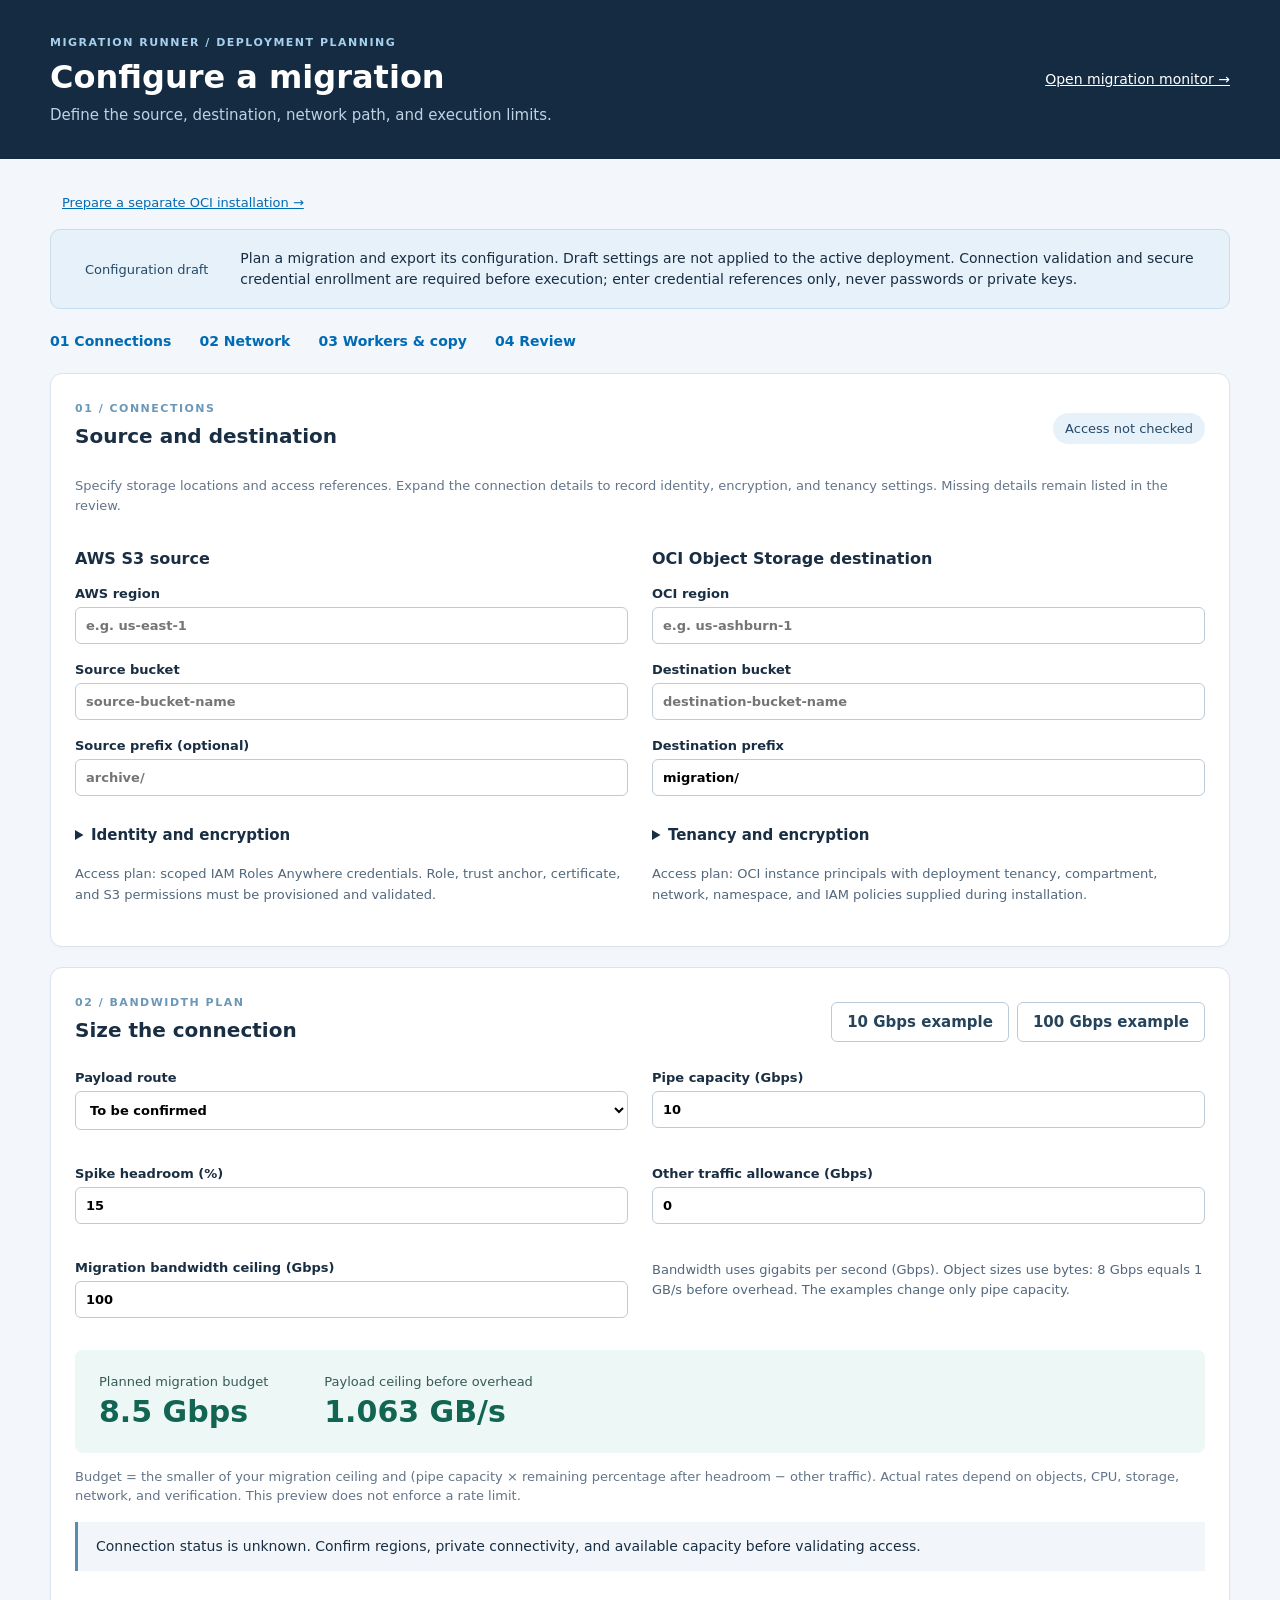
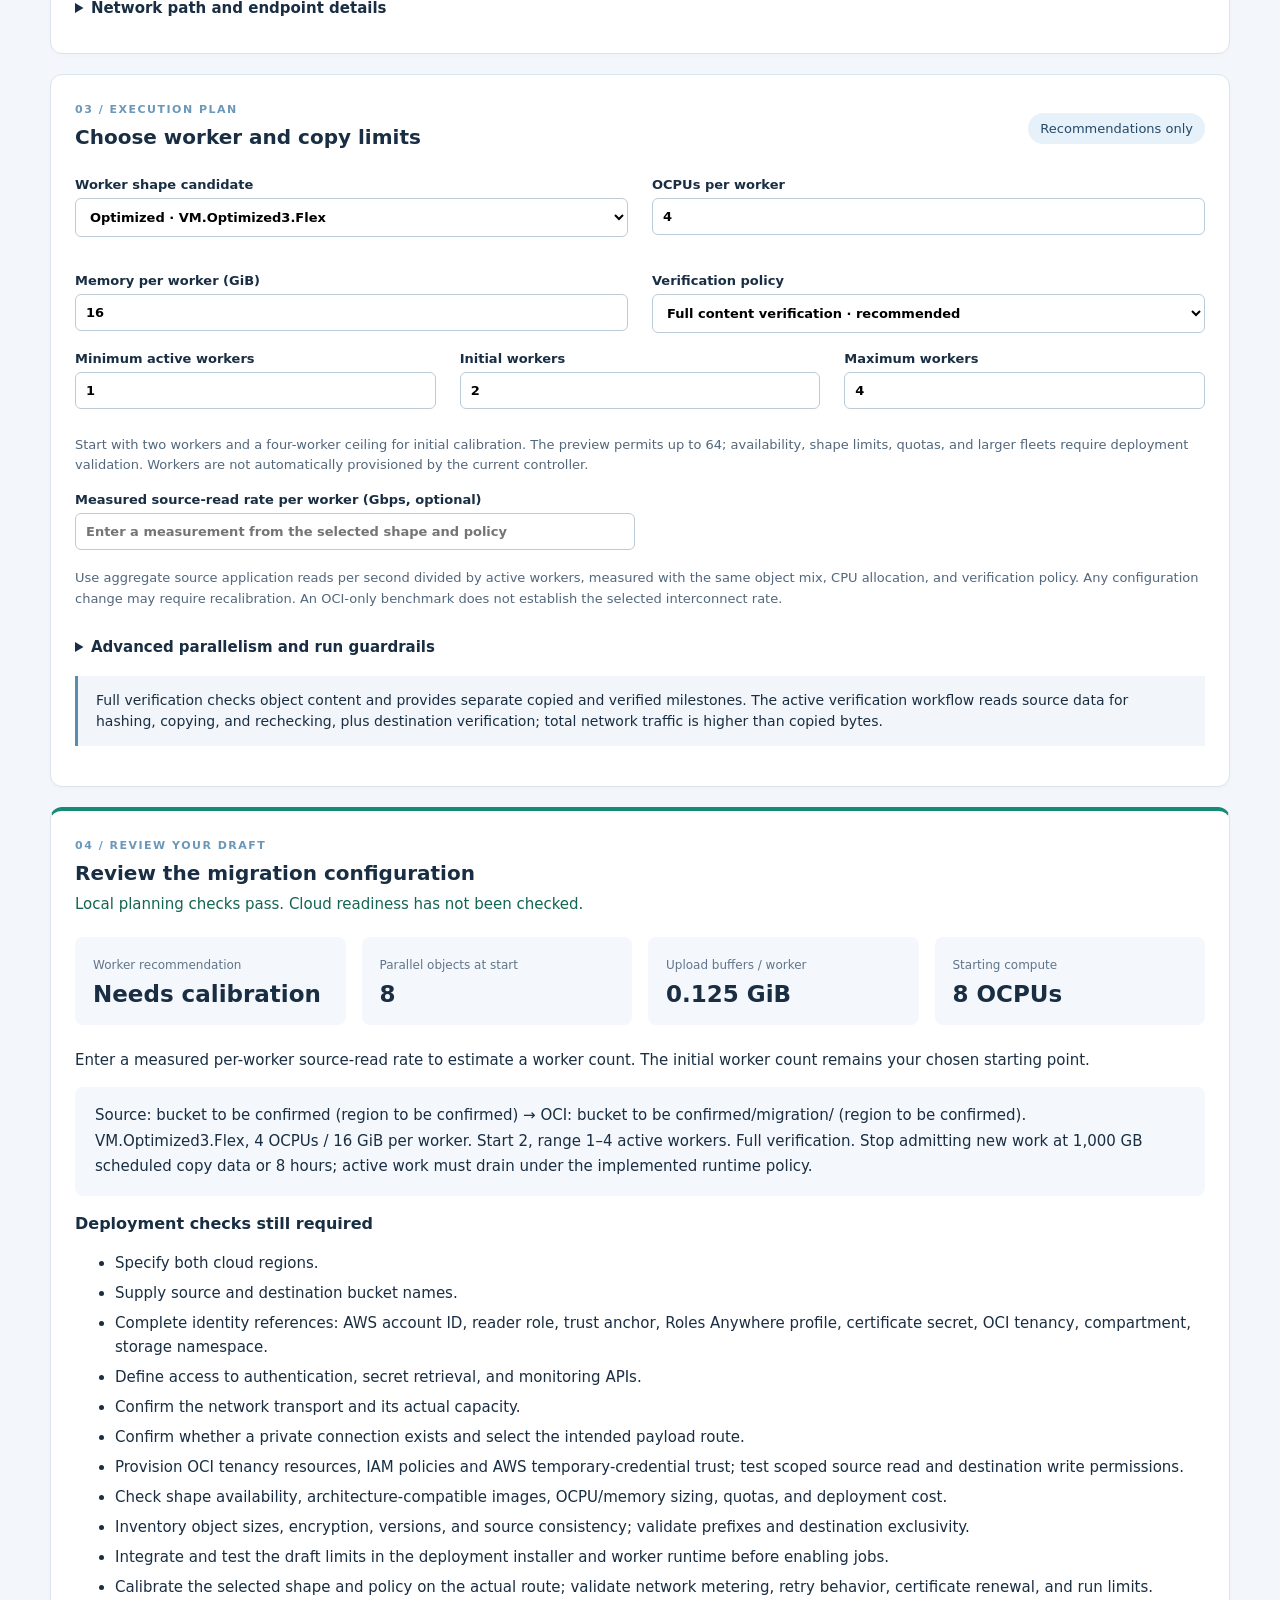
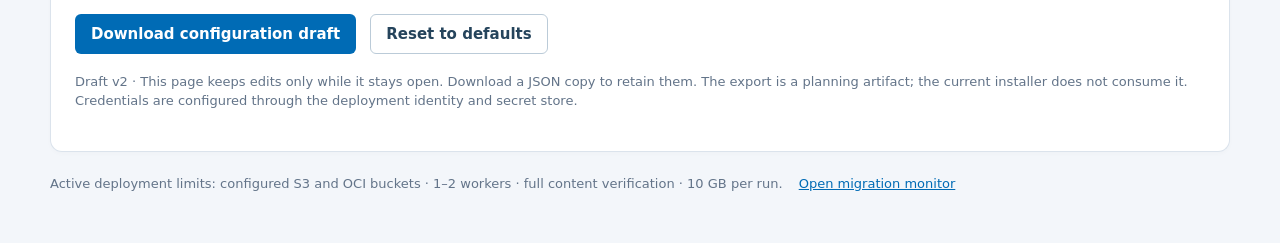
<file: src/migration_runner/cloud_static/setup.html>
<!doctype html>
<html lang="en">
<head><meta charset="utf-8"><meta name="viewport" content="width=device-width,initial-scale=1"><title>Migration configuration | Migration Runner</title><link rel="stylesheet" href="style.css"><link rel="stylesheet" href="setup.css"><script src="setup-model.js" defer></script><script src="setup.js" defer></script></head>
<body class="setup-page">
<header><div><span class="eyebrow">MIGRATION RUNNER / DEPLOYMENT PLANNING</span><h1>Configure a migration</h1><p>Define the source, destination, network path, and execution limits.</p></div><a class="back-link" href="/">Open migration monitor &rarr;</a></header>
<main>
<p><a href="install.html">Prepare a separate OCI installation &rarr;</a></p>
<div class="preview-banner"><span class="badge">Configuration draft</span><p>Plan a migration and export its configuration. Draft settings are not applied to the active deployment. Connection validation and secure credential enrollment are required before execution; enter credential references only, never passwords or private keys.</p></div>
<nav class="setup-nav" aria-label="Setup sections"><a href="#connections">01 Connections</a><a href="#network">02 Network</a><a href="#capacity">03 Workers &amp; copy</a><a href="#review">04 Review</a></nav>
<form id="setup-form">
<section class="card" id="connections"><div class="section-title"><div><span class="eyebrow">01 / CONNECTIONS</span><h2>Source and destination</h2></div><span class="badge">Access not checked</span></div><p class="muted">Specify storage locations and access references. Expand the connection details to record identity, encryption, and tenancy settings. Missing details remain listed in the review.</p>
<div class="grid"><div><h3>AWS S3 source</h3><label>AWS region<input name="awsRegion" placeholder="e.g. us-east-1" maxlength="64"></label><label>Source bucket<input name="sourceBucket" placeholder="source-bucket-name" maxlength="63"></label><label>Source prefix (optional)<input name="sourcePrefix" placeholder="archive/" maxlength="512"></label><details><summary>Identity and encryption</summary><label>AWS identity account ID<input name="awsAccountId" inputmode="numeric" maxlength="12" placeholder="12-digit account ID"></label><label>Reader role ARN<input name="awsRoleArn" maxlength="512" placeholder="arn:aws:iam::123456789012:role/migration-reader"></label><label>Roles Anywhere trust anchor ARN<input name="trustAnchorArn" maxlength="512" placeholder="Trust anchor resource identifier"></label><label>Roles Anywhere profile ARN<input name="rolesProfileArn" maxlength="512" placeholder="Profile resource identifier"></label><label>Certificate secret reference<input name="certificateRef" maxlength="256" placeholder="Secret identifier or managed certificate reference"></label><label>Source KMS key ARN if required<input name="sourceKmsArn" maxlength="512" placeholder="Encryption key identifier; never key material"></label></details><p class="field-note">Access plan: scoped IAM Roles Anywhere credentials. Role, trust anchor, certificate, and S3 permissions must be provisioned and validated.</p></div>
<div><h3>OCI Object Storage destination</h3><label>OCI region<input name="ociRegion" placeholder="e.g. us-ashburn-1" maxlength="64"></label><label>Destination bucket<input name="destinationBucket" placeholder="destination-bucket-name" maxlength="256"></label><label>Destination prefix<input name="destinationPrefix" value="migration/" maxlength="512" required></label><details><summary>Tenancy and encryption</summary><label>Tenancy OCID<input name="tenancyOcid" maxlength="256" placeholder="ocid1.tenancy..."></label><label>Compartment OCID<input name="compartmentOcid" maxlength="256" placeholder="ocid1.compartment..."></label><label>Object Storage namespace<input name="namespace" maxlength="128" placeholder="Storage namespace"></label><label>Destination encryption key OCID if required<input name="destinationKeyOcid" maxlength="256" placeholder="ocid1.key..."></label><p class="field-note">Worker access uses an instance principal: an OCI identity attached to the compute instance through dynamic-group rules and IAM policies. It does not require an OCI user password in this form.</p></details><p class="field-note">Access plan: OCI instance principals with deployment tenancy, compartment, network, namespace, and IAM policies supplied during installation.</p></div></div></section>
<section class="card" id="network"><div class="section-title"><div><span class="eyebrow">02 / BANDWIDTH PLAN</span><h2>Size the connection</h2></div><div class="preset-buttons"><button type="button" class="secondary" data-pipe="10">10 Gbps example</button><button type="button" class="secondary" data-pipe="100">100 Gbps example</button></div></div>
<div class="grid fields"><label>Payload route<select name="route"><option value="undecided">To be confirmed</option><option value="private">Private interconnect required</option><option value="internet">Public internet approved</option></select></label><label>Pipe capacity (Gbps)<input name="pipeGbps" type="number" min="0.1" max="1000" step="0.1" value="10" required></label><label>Spike headroom (%)<input name="headroomPct" type="number" min="10" max="40" step="1" value="15" required></label><label>Other traffic allowance (Gbps)<input name="otherTrafficGbps" type="number" min="0" max="1000" step="0.1" value="0" required></label><label>Migration bandwidth ceiling (Gbps)<input name="ceilingGbps" type="number" min="0.1" max="1000" step="0.1" value="100" required></label><div class="field-note">Bandwidth uses gigabits per second (Gbps). Object sizes use bytes: 8 Gbps equals 1 GB/s before overhead. The examples change only pipe capacity.</div></div>
<div class="budget-strip"><div><span>Planned migration budget</span><strong id="budget-value">&mdash;</strong></div><div><span>Payload ceiling before overhead</span><strong id="payload-value">&mdash;</strong></div></div><p class="muted">Budget = the smaller of your migration ceiling and (pipe capacity &times; remaining percentage after headroom &minus; other traffic). Actual rates depend on objects, CPU, storage, network, and verification. This preview does not enforce a rate limit.</p>
<p id="route-note" class="callout"></p><details><summary>Network path and endpoint details</summary><p class="field-note">These references describe existing or planned infrastructure. Saving this draft does not create a circuit, endpoint, route, or firewall rule.</p><div class="grid fields"><label>Transport<select name="transport"><option value="undecided">To be confirmed</option><option value="managed-interconnect">Managed cloud interconnect</option><option value="fastconnect-directconnect">FastConnect and Direct Connect</option><option value="vpn">Site-to-site VPN</option><option value="internet">Public internet</option></select></label><label>Connection or circuit reference<input name="connectionRef" maxlength="256" placeholder="Connection ID or network inventory reference"></label><label>AWS VPC ID<input name="awsVpcId" maxlength="32" placeholder="vpc-..."></label><label>S3 interface endpoint ID<input name="s3EndpointId" maxlength="32" placeholder="vpce-..."></label><label>S3 endpoint URL if overridden<input name="s3EndpointUrl" type="url" maxlength="512" placeholder="https://endpoint-hostname"></label><label>AWS endpoint security group reference<input name="awsSecurityGroup" maxlength="256" placeholder="Security group ID or configuration reference"></label><label>OCI VCN OCID<input name="vcnOcid" maxlength="256" placeholder="ocid1.vcn..."></label><label>OCI worker subnet OCID<input name="subnetOcid" maxlength="256" placeholder="ocid1.subnet..."></label><label>OCI DRG OCID for private routing<input name="drgOcid" maxlength="256" placeholder="ocid1.drg..."></label><label>Route tables and security rules reference<input name="routePolicyRef" maxlength="256" placeholder="Approved network configuration reference"></label><label>DNS resolution plan<select name="dnsMode"><option value="undecided">To be confirmed</option><option value="private-resolver">Private DNS and resolver forwarding</option><option value="endpoint-specific">Endpoint-specific DNS name</option><option value="public">Public service DNS</option></select></label><label>Authentication and management API access<select name="controlPlaneAccess"><option value="undecided">To be confirmed</option><option value="approved-egress">Approved outbound access</option><option value="private-services">Validated private service access</option></select></label></div><p class="field-note">For a private payload path, validate both directions of routing, non-overlapping address ranges, endpoint access on TCP 443, DNS resolution from workers, and the OCI Object Storage service-gateway route. Authentication, secret retrieval, and monitoring also need reachable service endpoints. A successful sign-in alone does not prove a private data path.</p></details></section>
<section class="card" id="capacity"><div class="section-title"><div><span class="eyebrow">03 / EXECUTION PLAN</span><h2>Choose worker and copy limits</h2></div><span class="badge">Recommendations only</span></div>
<div class="grid fields"><label>Worker shape candidate<select name="shape"><option value="VM.Standard.E4.Flex">AMD · VM.Standard.E4.Flex</option><option value="VM.Standard.A1.Flex">Ampere · VM.Standard.A1.Flex</option><option value="VM.Optimized3.Flex" selected>Optimized · VM.Optimized3.Flex</option></select></label><label>OCPUs per worker<input name="ocpus" type="number" min="1" max="64" step="1" value="4" required></label><label>Memory per worker (GiB)<input name="memoryGiB" type="number" min="8" max="512" step="1" value="16" required></label><label>Verification policy<select name="verification"><option value="full">Full content verification · recommended</option><option value="copy-only">Copy only · requires runtime integration</option></select></label></div>
<div class="grid three fields"><label>Minimum active workers<input name="minWorkers" type="number" min="1" max="64" step="1" value="1" required></label><label>Initial workers<input name="initialWorkers" type="number" min="1" max="64" step="1" value="2" required></label><label>Maximum workers<input name="maxWorkers" type="number" min="1" max="64" step="1" value="4" required></label></div>
<p class="field-note">Start with two workers and a four-worker ceiling for initial calibration. The preview permits up to 64; availability, shape limits, quotas, and larger fleets require deployment validation. Workers are not automatically provisioned by the current controller.</p>
<label class="baseline">Measured source-read rate per worker (Gbps, optional)<input name="workerGbps" type="number" min="0.01" max="1000" step="0.01" placeholder="Enter a measurement from the selected shape and policy"></label><p class="field-note">Use aggregate source application reads per second divided by active workers, measured with the same object mix, CPU allocation, and verification policy. Any configuration change may require recalibration. An OCI-only benchmark does not establish the selected interconnect rate.</p>
<details><summary>Advanced parallelism and run guardrails</summary><div class="grid fields"><label>Concurrent objects per worker<input name="objectSlots" type="number" min="1" max="16" step="1" value="4" required></label><label>Concurrent batches per worker<input name="batchSlots" type="number" min="1" max="2" step="1" value="1" required></label><label>Multipart chunk size (MiB)<select name="chunkMiB"><option value="16" selected>16 MiB</option><option value="32">32 MiB</option><option value="64">64 MiB</option><option value="128">128 MiB</option></select></label><label>Multipart streams per object<input name="multipartStreams" type="number" min="1" max="8" step="1" value="2" required></label><label>Maximum scheduled copy data (GB)<input name="maxDataGB" type="number" min="1" max="1000000" step="1" value="1000" required></label><label>Maximum run time (hours)<input name="maxHours" type="number" min="1" max="168" step="1" value="8" required></label></div><p class="field-note">Object concurrency is a worker-wide cap shared across batches. Parallel upload buffer estimate = object slots &times; streams &times; chunk size. The draft reserves at least half the worker's memory for the OS, clients, and other work. Data limits count scheduled copy bytes; verification and retries add traffic.</p></details>
<p id="verification-note" class="callout"></p></section>
<section class="card review-card" id="review"><span class="eyebrow">04 / REVIEW YOUR DRAFT</span><h2>Review the migration configuration</h2><div id="validation" role="status" aria-live="polite"></div><div class="metrics"><div><span>Worker recommendation</span><strong id="worker-recommendation">&mdash;</strong></div><div><span>Parallel objects at start</span><strong id="parallel-objects">&mdash;</strong></div><div><span>Upload buffers / worker</span><strong id="buffer-estimate">&mdash;</strong></div><div><span>Starting compute</span><strong id="compute-estimate">&mdash;</strong></div></div><p id="recommendation-note"></p><div id="plan-summary" class="plan-summary"></div><h3>Deployment checks still required</h3><ul id="deployment-checks"></ul><div class="toolbar"><button id="download-draft" type="submit">Download configuration draft</button><button id="reset-draft" class="secondary" type="button">Reset to defaults</button></div><p class="muted">Draft v2 &middot; This page keeps edits only while it stays open. Download a JSON copy to retain them. The export is a planning artifact; the current installer does not consume it. Credentials are configured through the deployment identity and secret store.</p><p id="export-status" role="status" aria-live="polite"></p></section>
</form><footer>Active deployment limits: configured S3 and OCI buckets &middot; 1&ndash;2 workers &middot; full content verification &middot; 10 GB per run. <a href="/">Open migration monitor</a></footer>
</main></body></html>
</file>
<file: src/migration_runner/cloud_static/style.css>
:root{font-family:system-ui,-apple-system,"Segoe UI",sans-serif;color:#192e43;background:#f3f6fa;font-size:15px}*{box-sizing:border-box}body{margin:0}header{padding:32px max(24px,calc((100vw - 1180px)/2));background:#142b42;color:white;display:flex;justify-content:space-between;align-items:center;gap:24px}h1{font-size:32px;margin:8px 0}h2{font-size:20px;margin:0 0 10px}p{line-height:1.5;margin:8px 0 16px}.eyebrow{font-size:11px;font-weight:700;letter-spacing:1.5px;color:#6b98b8}header .eyebrow{color:#a6d0eb}main{max-width:1228px;margin:auto;padding:24px}.card{background:white;border:1px solid #dbe3ec;border-radius:12px;padding:24px;margin-bottom:20px;box-shadow:0 2px 5px #12283e05}.login{max-width:540px;margin:40px auto}.toolbar,.section-title{display:flex;gap:14px;align-items:center;flex-wrap:wrap;margin-bottom:18px}.section-title{justify-content:space-between}.grow{flex:1}.grid{display:grid;grid-template-columns:1fr 1fr;gap:24px}.badge{display:inline-block;padding:8px 12px;border-radius:20px;background:#e7f1fa;color:#244969;font-size:13px;white-space:nowrap}header .badge{background:#29465e;color:#d3e9f7}label{display:flex;flex-direction:column;gap:6px;font-size:13px;font-weight:600}input,select{font:inherit;padding:10px;border:1px solid #bccbd8;border-radius:6px;background:#fff;max-width:100%}input{width:100%;margin-bottom:18px}button{font:inherit;background:#006bb5;color:white;border:1px solid transparent;border-radius:6px;padding:10px 15px;cursor:pointer;font-weight:600}button:hover{filter:brightness(.94)}button:disabled{opacity:.45;cursor:not-allowed}.secondary{background:white;border-color:#bbcbd8;color:#25445c}.danger{background:#fff4f2;color:#a83c34;border-color:#e6c3bf}a{color:#006bb5;margin-left:12px;font-size:13px}code,#prefix{font-family:ui-monospace,monospace;font-size:12px;overflow-wrap:anywhere}.muted,small{color:#637489;font-size:13px}small{display:block;margin-top:5px}.metrics{display:grid;grid-template-columns:repeat(4,1fr);gap:16px;margin:24px 0}.metrics>div{padding:18px;background:#f4f7fb;border-radius:8px}.metrics span{font-size:12px;color:#60758a}.metrics strong{display:block;font-size:26px;margin-top:8px}progress{width:100%;height:15px;accent-color:#0877bd}summary{cursor:pointer;font-weight:600;padding:12px 0}.table-wrap{max-height:380px;overflow:auto}table{width:100%;border-collapse:collapse;font-size:12px}th,td{padding:10px;text-align:left;border-bottom:1px solid #e5ebf1}th{position:sticky;top:0;background:#f4f7fb}td:last-child{overflow-wrap:anywhere;max-width:440px}#message:not(:empty){padding:14px;border-radius:8px;background:#fff1d8;color:#754f13}.agent{border-left:3px solid #20886f;padding:4px 14px}.agent.offline{border-color:#b38d42}[hidden]{display:none!important}@media(max-width:760px){header{align-items:flex-start;flex-direction:column}.grid{grid-template-columns:1fr}.metrics{grid-template-columns:1fr 1fr}main{padding:14px}.card{padding:18px}.section-title{align-items:flex-start}}

meter{width:100%;height:18px;margin-top:12px}.metrics strong{overflow-wrap:anywhere}details+details{margin-top:16px}

.network-metrics{margin-top:20px}.network-metrics>div{padding:16px;background:#f4f7fb;border-radius:8px}.network-metrics strong{display:block;font-size:24px;margin-top:8px}#network-workers p{font-size:13px;color:#637489;margin:6px 0}
</file>
<file: src/migration_runner/cloud_static/setup.css>
.setup-page header p{color:#bfd2e3;margin-bottom:0}.setup-page .back-link{color:white;font-size:14px;white-space:nowrap}.preview-banner{display:flex;gap:20px;align-items:center;background:#e7f1fa;border:1px solid #c7dcec;border-radius:10px;padding:18px 22px}.preview-banner p{margin:0;font-size:14px}.setup-nav{display:flex;gap:28px;padding:24px 0;flex-wrap:wrap}.setup-nav a{margin:0;text-decoration:none;font-weight:650;font-size:14px}.setup-page h3{font-size:16px;margin:18px 0}.setup-page h2{margin-top:8px}.setup-page .fields{gap:18px 24px}.setup-page input{margin-bottom:0}.setup-page label{margin-bottom:18px}.setup-page select{width:100%}.setup-page .field-note{font-size:13px;line-height:1.6;color:#52677c}.setup-page .grid>div>label{margin-bottom:18px}.three{grid-template-columns:repeat(3,1fr)}.budget-strip{display:flex;gap:56px;padding:24px;background:#edf7f5;border-radius:8px;margin:14px 0}.budget-strip span{display:block;font-size:13px;color:#365b55}.budget-strip strong{display:block;font-size:30px;margin-top:5px;color:#126552}.callout{border-left:3px solid #5c8cac;background:#f2f6fa;padding:14px 18px;font-size:14px}.baseline{max-width:560px}.preset-buttons{display:flex;gap:8px}.setup-page .metrics strong{font-size:23px}.setup-page .metrics>div{min-width:0}.setup-page .review-card{border-top:4px solid #168a76}.validation-ok{color:#126552}.validation-errors{background:#fff1e8;color:#8c3617;padding:16px;border-radius:8px}.setup-page li{line-height:1.6;margin:6px 0}.plan-summary{padding:16px 20px;background:#f4f7fb;border-radius:8px;line-height:1.7;overflow-wrap:anywhere}.setup-page footer{font-size:13px;color:#637489;padding:4px 0 28px}.setup-entry{display:flex;justify-content:space-between;align-items:center;gap:20px}.setup-entry p{margin-bottom:0}.setup-entry a{font-size:15px;font-weight:650;white-space:nowrap}.setup-page :focus-visible{outline:3px solid #e2a82f;outline-offset:3px}html{scroll-behavior:smooth}@media(max-width:760px){.preview-banner,.budget-strip,.setup-entry{align-items:flex-start;flex-direction:column}.preview-banner{gap:12px}.budget-strip{gap:18px}.three{grid-template-columns:1fr}.setup-nav{gap:16px}.preset-buttons{flex-wrap:wrap}.setup-page .metrics{grid-template-columns:1fr 1fr}.setup-page .metrics strong{font-size:20px}}@media(prefers-reduced-motion:reduce){html{scroll-behavior:auto}}
.installation-page .actions{display:flex;gap:10px;flex-wrap:wrap}
.installation-page #connection-checks{list-style:none;padding:0}
.installation-page #connection-checks li{border-left:3px solid #7990a4;padding:8px 12px;background:#f4f7fb;border-radius:4px}
.installation-page #connection-checks li[data-status="passed"]{border-color:#168a76;background:#edf7f5}
.installation-page #connection-checks li[data-status="failed"]{border-color:#b84b21;background:#fff1e8}

#discovery-results {overflow-wrap:anywhere} #discovery-recent {max-width:100%}

#discovery-results th, #discovery-results td:not(:first-child) {white-space:nowrap;overflow-wrap:normal}
</file>
